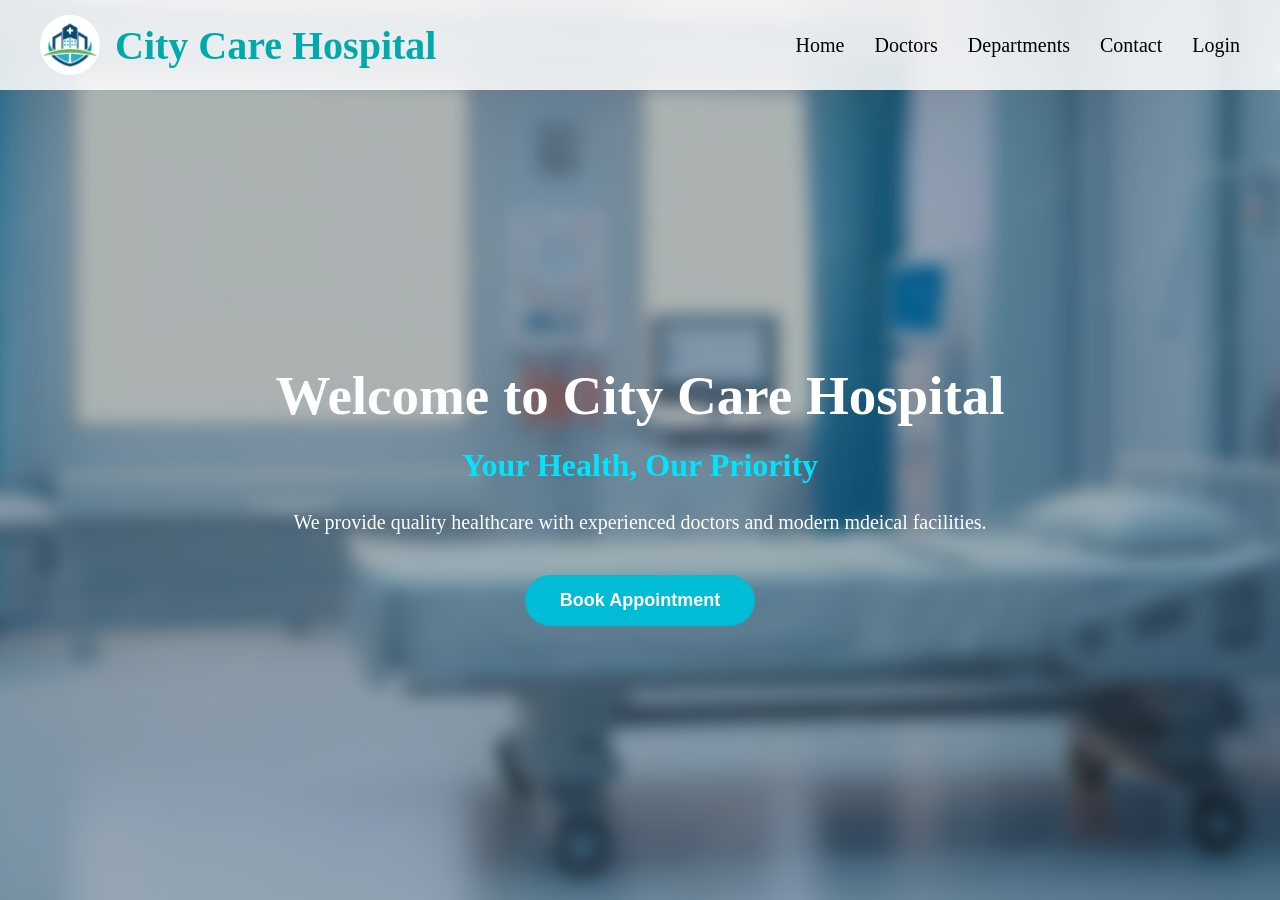
<file: html/index.html>
<!DOCTYPE html>
<html lang="en">
<head>
    <meta charset="UTF-8">
    <meta name="viewport" content="width=device-width, initial-scale=1.0">
    <title>SriMalar Hospital</title>
    <link rel="stylesheet" href="../css/login.css">
</head>
<body>
    <!-- Add background image -->
    <div class="background"></div>




    <!-- Navbar -->

    <div class="nav">
    <div class="logo">
    <!-- Add hospital logo -->
    <img src="../images/hospital_logo.jpg" alt="Hospital Logo">

    <!-- Hospital name -->
    <h1>City Care Hospital</h1>

    </div>


    <nav>
        <a href="../html/index.html">Home</a>
        <a href="../html/doctors.html">Doctors</a>
        <a href="#">Departments</a>
        <a href="#">Contact</a>
        <a href="#">Login</a>
    </nav>

    </div>



    <!-- Hero section -->
     <div class="hero-section">
        <!-- Main heading -->
        <h1>Welcome to City Care Hospital</h1>

        <!-- Subtitle -->
        <h2>Your Health, Our Priority</h2>

        <!-- Description -->
        <p>We provide quality healthcare with experienced doctors and modern mdeical facilities.</p>

        <!-- Action button -->
        <button>Book Appointment</button>
     </div>


</body>
</html>
</file>
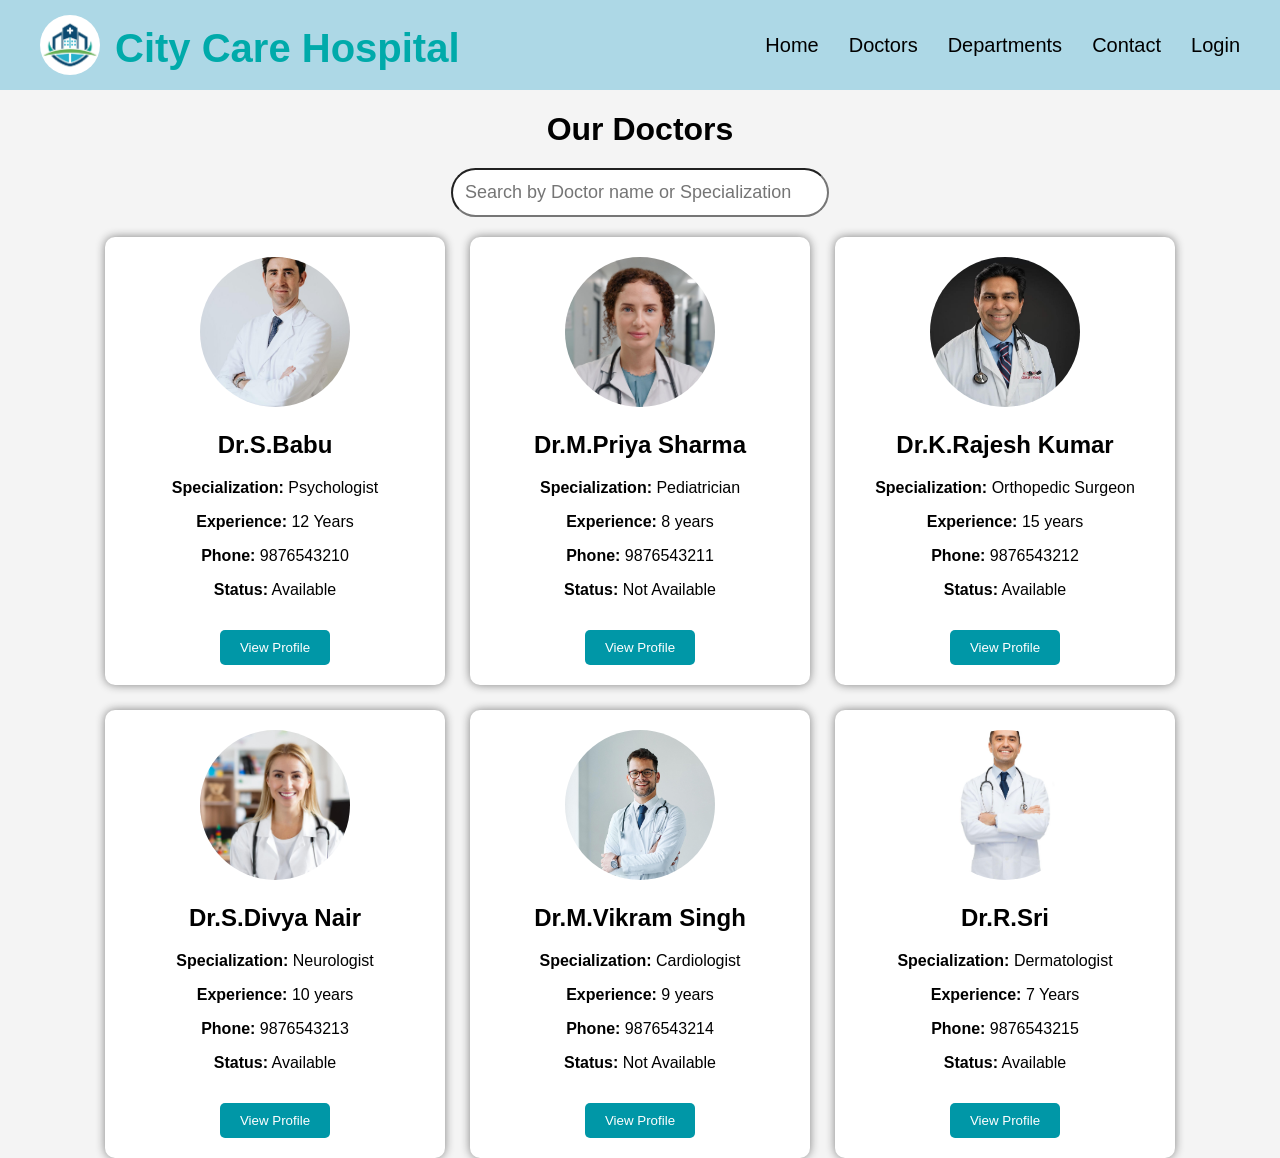
<file: html/doctors.html>
<!DOCTYPE html>
<html lang="en">
<head>
    <meta charset="UTF-8">
    <meta name="viewport" content="width=device-width, initial-scale=1.0">
    <title>Doctors</title>
    <link rel="stylesheet" href="../css/doctors.css">
</head>
<body>

     <!-- Navbar -->

    <div class="nav">
    <div class="logo">
    <!-- Add hospital logo -->
    <img src="../images/hospital_logo.jpg" alt="Hospital Logo">

    <!-- Hospital name -->
    <h1>City Care Hospital</h1>

    </div>


    <nav>
        <a href="../html/index.html">Home</a>
        <a href="../html/doctors.html">Doctors</a>
        <a href="#">Departments</a>
        <a href="#">Contact</a>
        <a href="#">Login</a>
    </nav>

    </div>

    
    <h1>Our Doctors</h1>

    <input type="text" id="search" placeholder="Search by Doctor name or Specialization">

    <div id="doctor-container"></div>

    <script src="../js/doctors.js"></script>
</body>
</html>
</file>
<file: css/login.css>
*{
    margin: 0;
    padding: 0;
    box-sizing: border-box;
}

body{
    width: 100%;
    height: 100vh;
    overflow: hidden;
    position: relative;
}

/* blur background */
.background{
    position: fixed;
    top: 0;
    left: 0;
    width: 100%;
    height: 100%;
    background-image: url("../images/hospital-bg.jpg");
    background-size: cover;
    background-position: center;
    background-repeat: no-repeat;
    filter: blur(8px);
    transform: scale(1.1);
    z-index: -2;
}

.background::after{
    content: "";
    position: absolute;
    inset: 0;
    background: rgba(0, 0, 0, 0.3);
}



/* nav bar */

.nav{
    display: flex;
    justify-content: space-between;
    align-items: center;
    padding: 15px 40px;
    background-color: rgba(255,255,255,0.85);
}

.logo{
    display: flex;
    align-items: center;
    gap:15px;
}

.logo img{
    width: 60px;
    height: 60px;
    border-radius:50%;
}

.logo h1{
    color: #0aa;
    font-size: 40px;
}

nav{
    display: flex;
    gap: 30px;
}

nav a{
    text-decoration: none;
    color: black;
    font-size: 20px;
    font-weight: 500;
}

nav a:hover{
    color: #0097a7;
}


/* hero section */

.hero-section{
    height: 90vh;
    display: flex;
    flex-direction: column;
    justify-content: center;
    align-items: center;
    text-align: center;
    color: white;
}

/* h1 */
.hero-section h1{
    font-size: 55px;
    margin-bottom: 20px;
}

/* h2 */
.hero-section h2{
    font-size: 32px;
    margin-bottom: 20px;
    color: #00e5ff;
}

/* p */
.hero-section p{
    width: 700px;
    font-size: 20px;
    line-height: 1.8;
    margin-bottom: 35px;
}

/* button */
.hero-section button{
    padding: 15px 35px;
    font-size: 18px;
    font-weight: bold;
    border: none;
    border-radius: 30px;
    background-color: #00bcd4;
    color: white;
    cursor: pointer; /* antna box mela touch panna finger meri varum*/
    transition: 0.3s; 
}

/* button hover */
.hero-section button:hover{
    background-color: #00838f;
    transform: scale(1.05);
}
</file>
<file: css/doctors.css>
/* nav bar */

body{
    margin: 0;
    font-family: Arial, Helvetica, sans-serif;
    background: #f4f4f4;
}

.nav{
    width: 100%;
    height: 90px;

    display: flex;
    justify-content: space-between;
    align-items: center;

    padding: 0 40px;
    box-sizing: border-box;

    background-color: lightblue;
}

.logo{
    display: flex;
    align-items: center;
    gap:15px;
}

.logo img{
    width: 60px;
    height: 60px;
    border-radius:50%;
}

.logo h1{
    color: #0aa;
    font-size: 40px;
}

nav{
    display: flex;
    gap: 30px;
}

nav a{
    text-decoration: none;
    color: black;
    font-size: 20px;
    font-weight: 500;
}

nav a:hover{
    color: #0097a7;
}



h1{
    text-align: center;
    margin-bottom: 20px;
}

#search{
    display: block;
    margin: 20px auto;
    width: 350px;
    padding: 12px;
    font-size: 18px;
    border-radius: 30px;
}

#doctor-container{
    display: flex;
    flex-wrap: wrap;
    justify-content: center;
    gap: 25px;
}

.card{

    width:300px;

    background:white;

    border-radius:10px;

    padding:20px;

    text-align:center;

    box-shadow:0 0 10px gray;
}

.card img{

    width:150px;

    height:150px;

    border-radius:50%;

    object-fit:cover;
}

button{

    margin-top:15px;

    padding:10px 20px;

    border:none;

    background:#0097a7;

    color:white;

    cursor:pointer;

    border-radius:5px;
}
</file>
